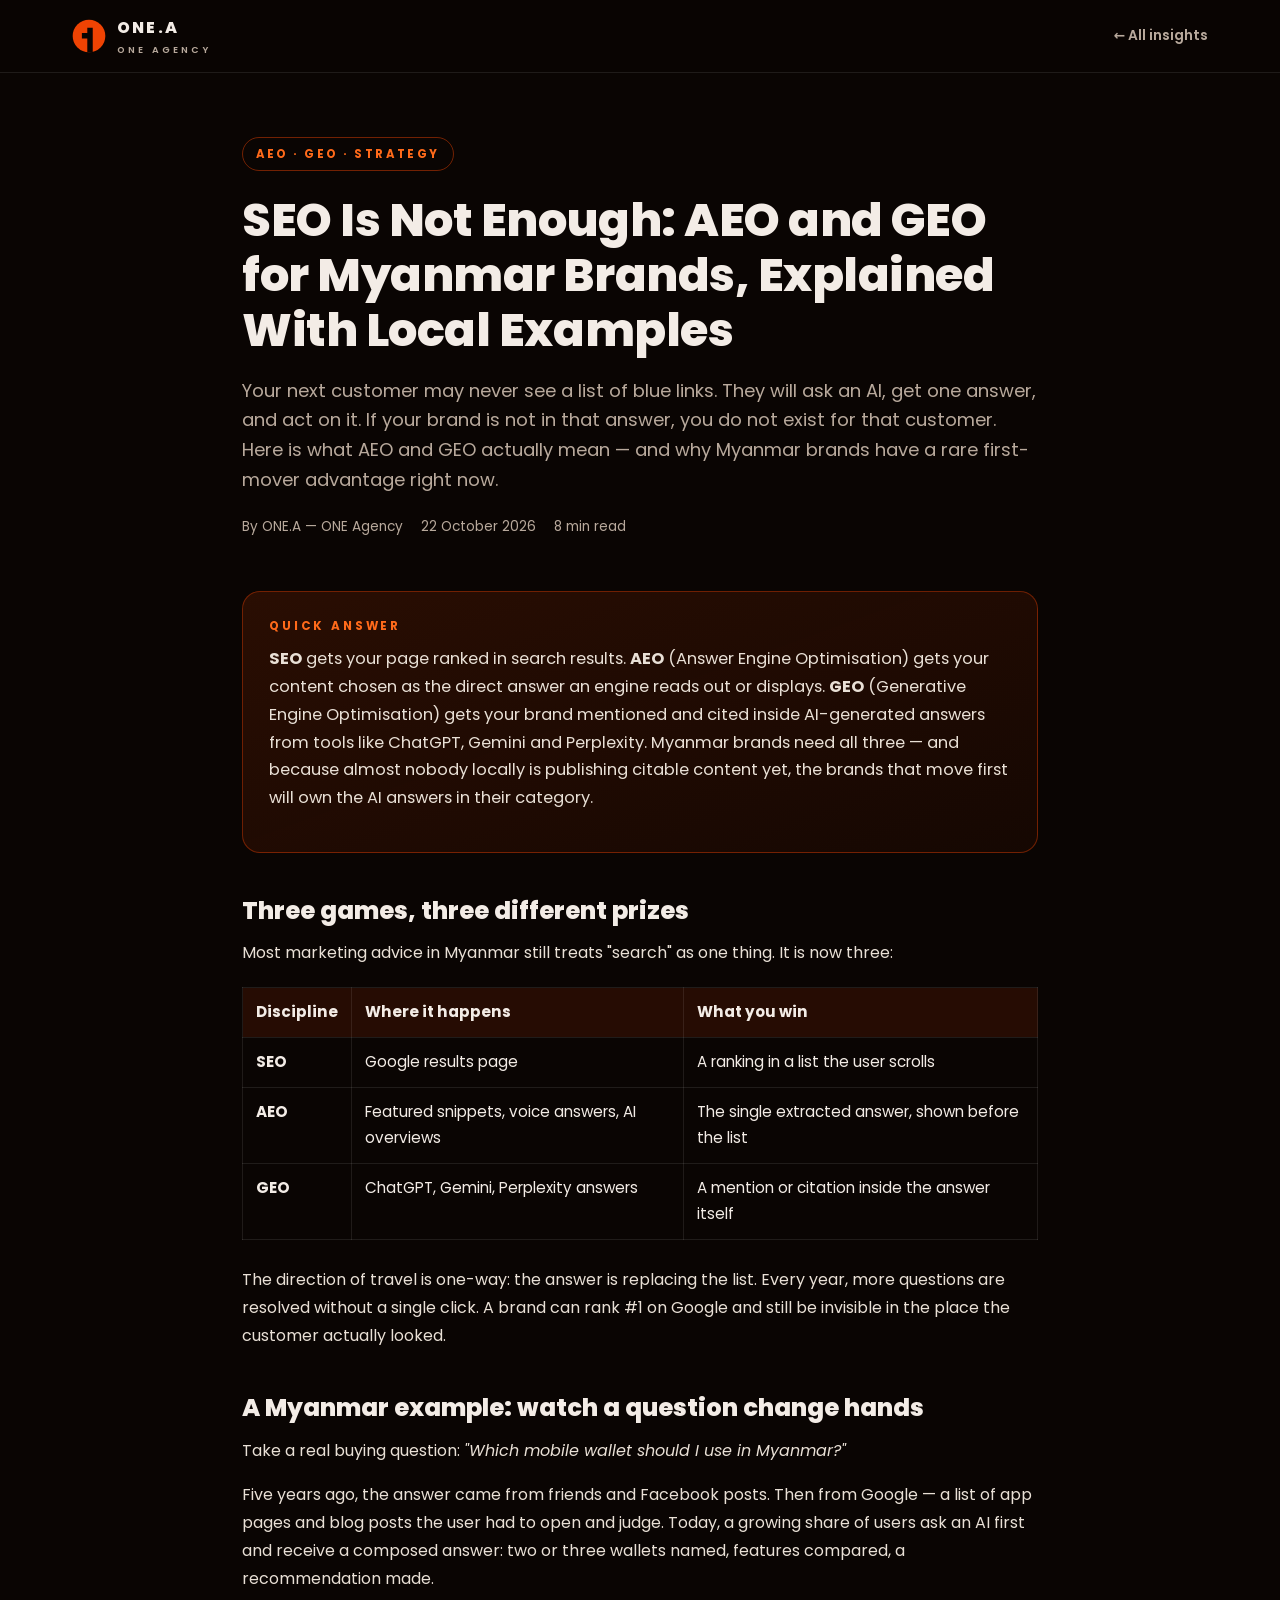
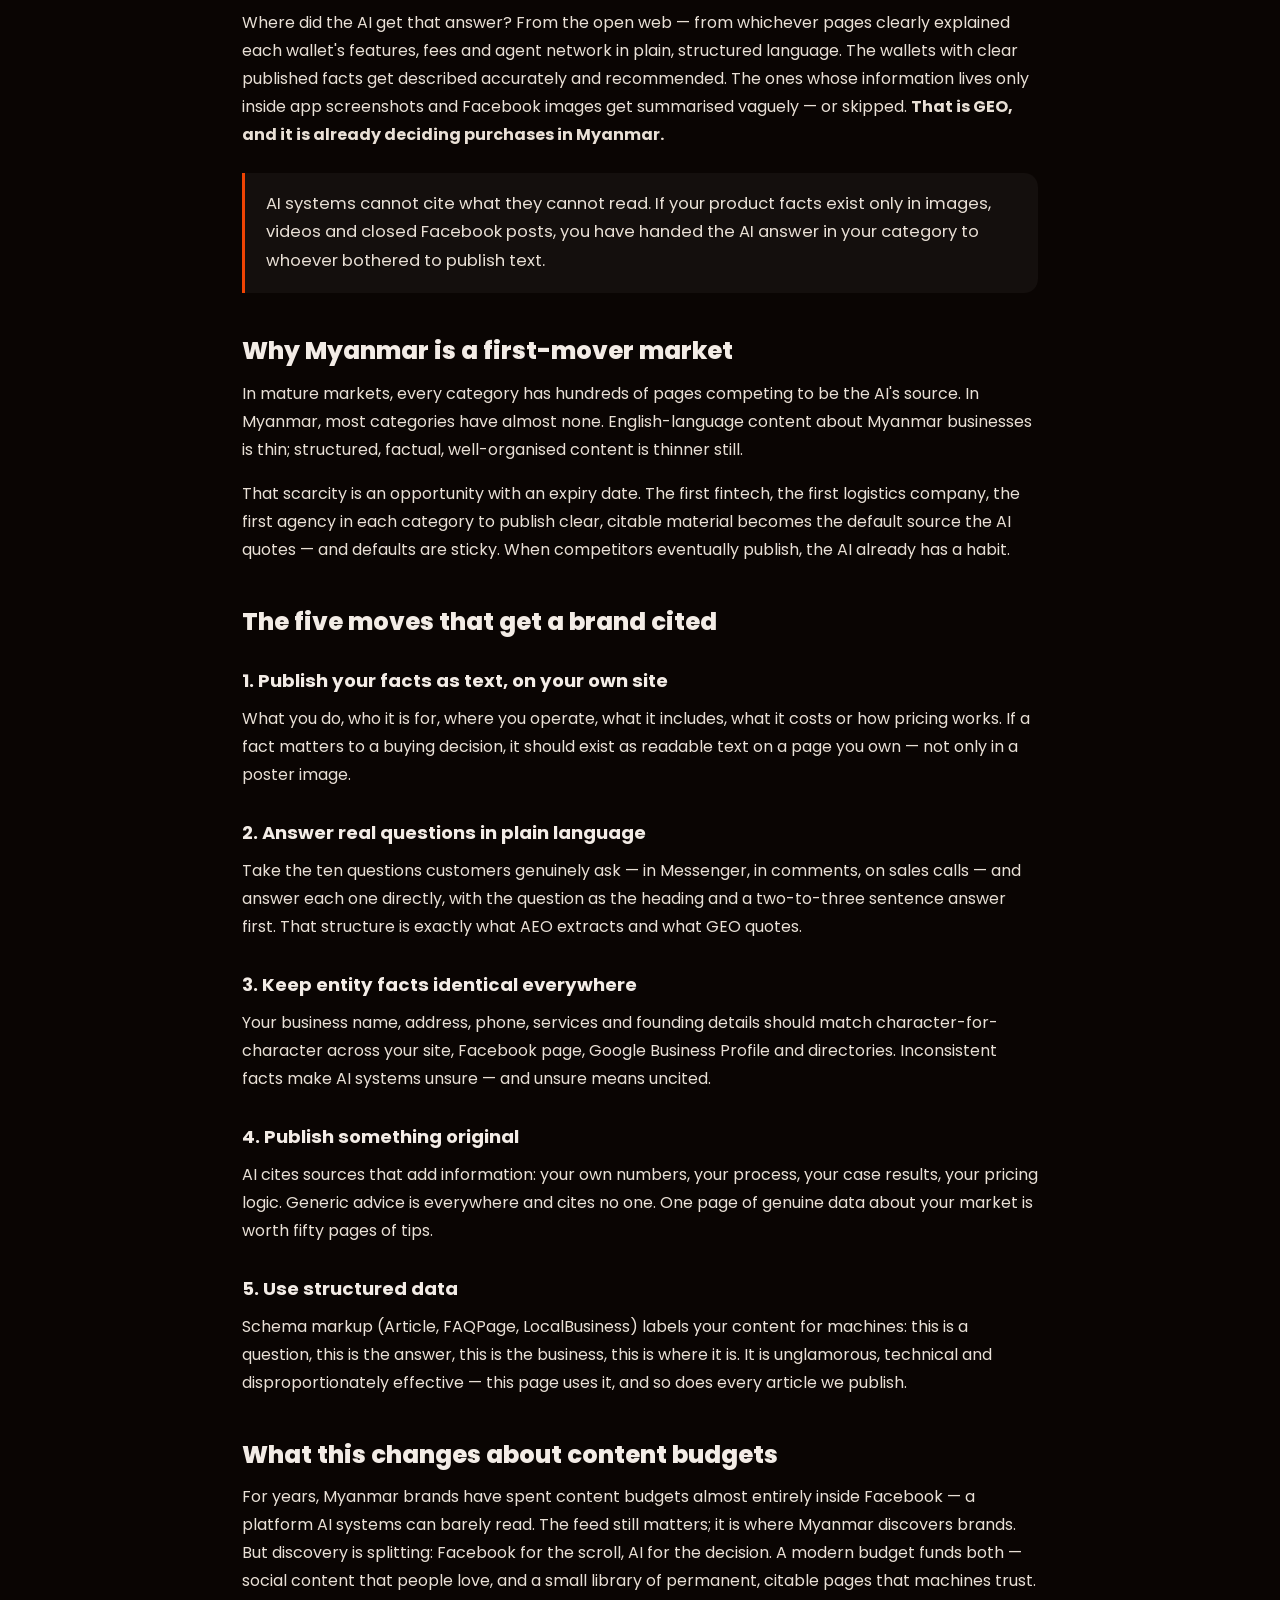
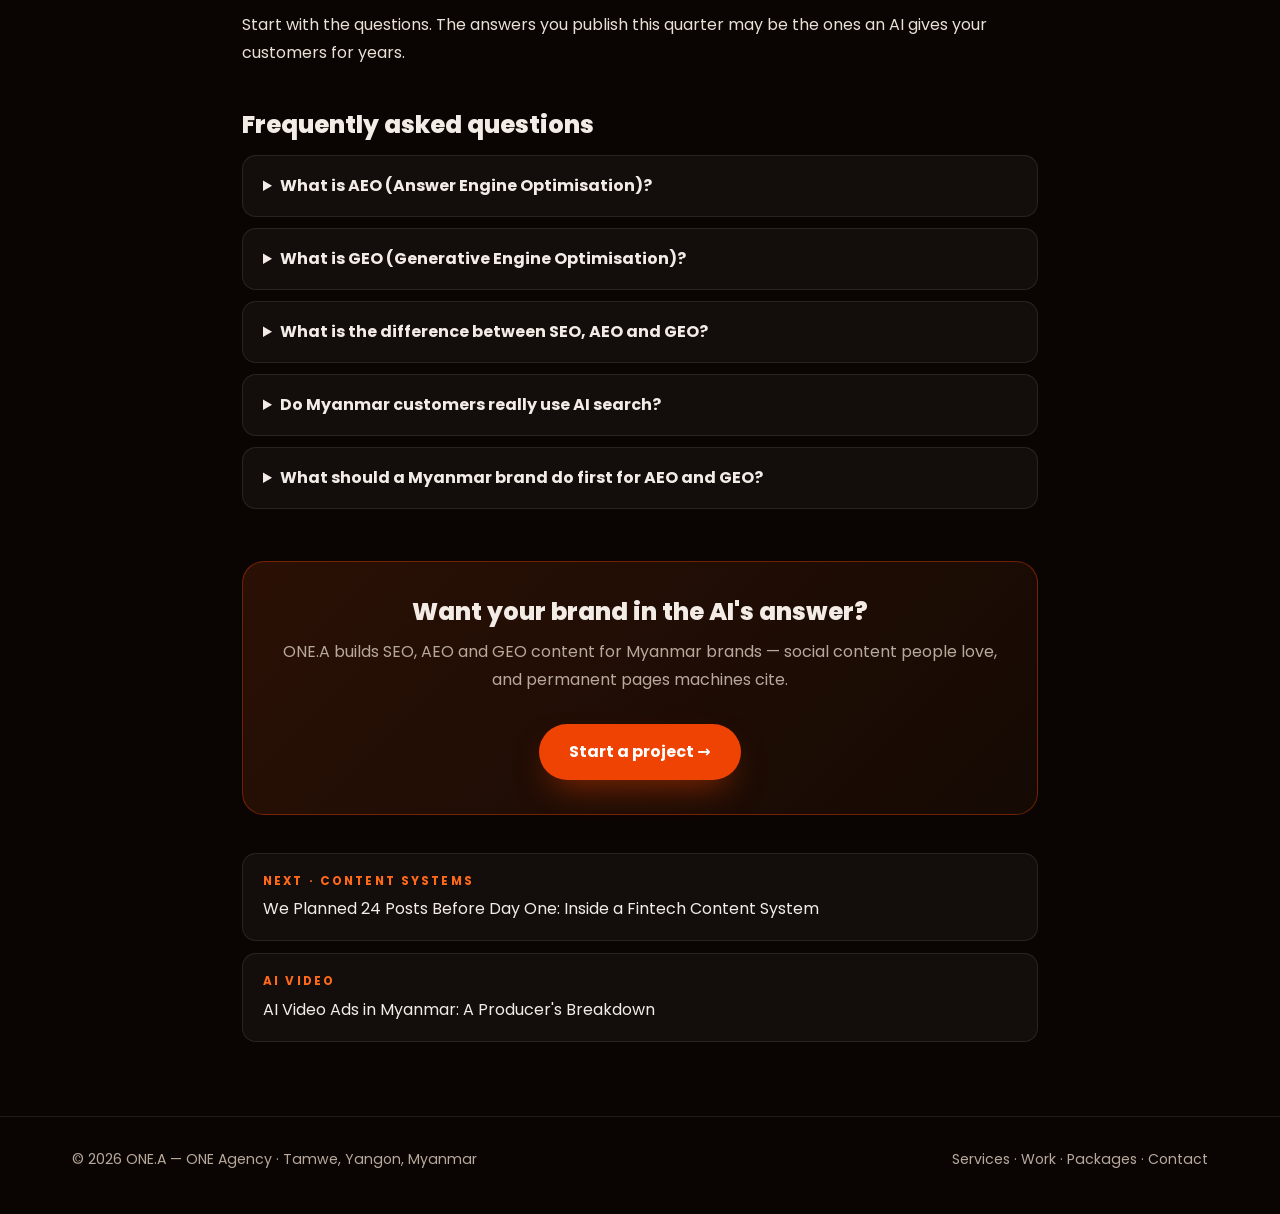
<file: insights/aeo-geo-myanmar-brands/index.html>
<!DOCTYPE html>
<html lang="en">
<head>
<meta charset="UTF-8">
<meta name="viewport" content="width=device-width, initial-scale=1.0">
<title>SEO Is Not Enough: AEO and GEO for Myanmar Brands | ONE.A</title>
<meta name="description" content="Myanmar customers now ask ChatGPT and AI search before they ask Google. AEO (Answer Engine Optimisation) and GEO (Generative Engine Optimisation) explained with local examples — and what your brand should do about it.">
<link rel="canonical" href="https://mookie247.github.io/one-a-website/insights/aeo-geo-myanmar-brands/">
<link rel="icon" type="image/svg+xml" href="../../favicon.svg">
<meta name="theme-color" content="#0d0a07">
<meta property="og:type" content="article">
<meta property="og:site_name" content="ONE.A — ONE Agency">
<meta property="og:title" content="SEO Is Not Enough: AEO and GEO for Myanmar Brands">
<meta property="og:description" content="Your customers are asking AI before Google. What AEO and GEO mean, in Myanmar examples, and the five moves that get your brand cited.">
<meta property="og:url" content="https://mookie247.github.io/one-a-website/insights/aeo-geo-myanmar-brands/">
<meta property="og:image" content="https://mookie247.github.io/one-a-website/og-image.jpg">
<meta name="twitter:card" content="summary_large_image">
<link rel="preconnect" href="https://fonts.googleapis.com">
<link rel="preconnect" href="https://fonts.gstatic.com" crossorigin>
<link href="https://fonts.googleapis.com/css2?family=Poppins:wght@400;500;600;700;800&family=Noto+Sans+Myanmar:wght@400;600;700&display=swap" rel="stylesheet">
<link rel="stylesheet" href="../article.css">
<script type="application/ld+json">
{"@context":"https://schema.org","@type":"Article","headline":"SEO Is Not Enough: AEO and GEO for Myanmar Brands, Explained With Local Examples","description":"Myanmar customers now ask ChatGPT and AI search before they ask Google. AEO and GEO explained with local examples, and what your brand should do about it.","author":{"@type":"Organization","name":"ONE.A — ONE Agency","url":"https://mookie247.github.io/one-a-website/"},"publisher":{"@type":"Organization","name":"ONE.A — ONE Agency","logo":{"@type":"ImageObject","url":"https://mookie247.github.io/one-a-website/apple-touch-icon.png"}},"datePublished":"2026-10-22","dateModified":"2026-10-22","mainEntityOfPage":"https://mookie247.github.io/one-a-website/insights/aeo-geo-myanmar-brands/","image":"https://mookie247.github.io/one-a-website/og-image.jpg"}
</script>
<script type="application/ld+json">
{"@context":"https://schema.org","@type":"FAQPage","mainEntity":[
{"@type":"Question","name":"What is AEO (Answer Engine Optimisation)?","acceptedAnswer":{"@type":"Answer","text":"AEO is optimising your content so answer engines — Google featured snippets, voice assistants and AI chatbots — can lift a direct, correct answer from it. In practice: clear questions as headings, a short direct answer immediately under each one, and structured data that labels the question and answer for machines."}},
{"@type":"Question","name":"What is GEO (Generative Engine Optimisation)?","acceptedAnswer":{"@type":"Answer","text":"GEO is optimising your brand's presence so generative AI systems such as ChatGPT, Gemini and Perplexity mention and cite you in their answers. It rewards original data, clear definitions, named entities and consistent facts about your brand published across the open web."}},
{"@type":"Question","name":"What is the difference between SEO, AEO and GEO?","acceptedAnswer":{"@type":"Answer","text":"SEO wins a ranking in a list of links. AEO wins the single extracted answer shown above the list. GEO wins the mention inside an AI-generated answer, where there may be no list at all. A modern content strategy needs all three: SEO for discovery, AEO for direct answers, GEO for AI citations."}},
{"@type":"Question","name":"Do Myanmar customers really use AI search?","acceptedAnswer":{"@type":"Answer","text":"Increasingly, yes — especially younger, urban customers and anyone researching a considered purchase. Facebook remains Myanmar's discovery platform, but questions like 'which wallet app is best in Myanmar' or 'recommend a marketing agency in Yangon' are now asked to AI tools first, and the AI answers from whatever credible sources exist."}},
{"@type":"Question","name":"What should a Myanmar brand do first for AEO and GEO?","acceptedAnswer":{"@type":"Answer","text":"Publish clear, factual pages about what you do, where you are and what things cost or include; answer the ten questions customers actually ask, in plain language, on your own site; keep your name, address and service facts identical everywhere; and publish original information — your own data, prices, processes — that AI systems can cite."}}
]}
</script>
<script type="application/ld+json">
{"@context":"https://schema.org","@type":"BreadcrumbList","itemListElement":[{"@type":"ListItem","position":1,"name":"Home","item":"https://mookie247.github.io/one-a-website/"},{"@type":"ListItem","position":2,"name":"Insights","item":"https://mookie247.github.io/one-a-website/#insights"},{"@type":"ListItem","position":3,"name":"SEO Is Not Enough: AEO and GEO for Myanmar Brands"}]}
</script>
</head>
<body>
<header class="site"><div class="bar">
  <a class="brand" href="../../"><svg width="34" height="34" viewBox="0 0 100 100" role="img" aria-label="ONE.A logo mark"><circle cx="50" cy="50" r="48" fill="#EF4303"/><path d="M61 98 L61 25.6 L45 25.6 L45 41.4 L29.1 41.4 L29.1 57.3 L45 57.3 L45 98 Z" fill="#0a0503"/></svg><span>ONE.A<small>ONE AGENCY</small></span></a>
  <a class="backlink" href="../../#insights">← All insights</a>
</div></header>

<div class="wrap">
  <div class="hero">
    <span class="cat">AEO · GEO · Strategy</span>
    <h1>SEO Is Not Enough: AEO and GEO for Myanmar Brands, Explained With Local Examples</h1>
    <p class="standfirst">Your next customer may never see a list of blue links. They will ask an AI, get one answer, and act on it. If your brand is not in that answer, you do not exist for that customer. Here is what AEO and GEO actually mean — and why Myanmar brands have a rare first-mover advantage right now.</p>
    <div class="meta"><span>By ONE.A — ONE Agency</span><span>22 October 2026</span><span>8 min read</span></div>
  </div>

  <article>
    <div class="tldr">
      <strong>Quick answer</strong>
      <p><b>SEO</b> gets your page ranked in search results. <b>AEO</b> (Answer Engine Optimisation) gets your content chosen as the direct answer an engine reads out or displays. <b>GEO</b> (Generative Engine Optimisation) gets your brand mentioned and cited inside AI-generated answers from tools like ChatGPT, Gemini and Perplexity. Myanmar brands need all three — and because almost nobody locally is publishing citable content yet, the brands that move first will own the AI answers in their category.</p>
    </div>

    <h2>Three games, three different prizes</h2>
    <p>Most marketing advice in Myanmar still treats "search" as one thing. It is now three:</p>
    <table>
      <tr><th>Discipline</th><th>Where it happens</th><th>What you win</th></tr>
      <tr><td><b>SEO</b></td><td>Google results page</td><td>A ranking in a list the user scrolls</td></tr>
      <tr><td><b>AEO</b></td><td>Featured snippets, voice answers, AI overviews</td><td>The single extracted answer, shown before the list</td></tr>
      <tr><td><b>GEO</b></td><td>ChatGPT, Gemini, Perplexity answers</td><td>A mention or citation inside the answer itself</td></tr>
    </table>
    <p>The direction of travel is one-way: the answer is replacing the list. Every year, more questions are resolved without a single click. A brand can rank #1 on Google and still be invisible in the place the customer actually looked.</p>

    <h2>A Myanmar example: watch a question change hands</h2>
    <p>Take a real buying question: <i>"Which mobile wallet should I use in Myanmar?"</i></p>
    <p>Five years ago, the answer came from friends and Facebook posts. Then from Google — a list of app pages and blog posts the user had to open and judge. Today, a growing share of users ask an AI first and receive a composed answer: two or three wallets named, features compared, a recommendation made.</p>
    <p>Where did the AI get that answer? From the open web — from whichever pages clearly explained each wallet's features, fees and agent network in plain, structured language. The wallets with clear published facts get described accurately and recommended. The ones whose information lives only inside app screenshots and Facebook images get summarised vaguely — or skipped. <b>That is GEO, and it is already deciding purchases in Myanmar.</b></p>
    <div class="callout"><p>AI systems cannot cite what they cannot read. If your product facts exist only in images, videos and closed Facebook posts, you have handed the AI answer in your category to whoever bothered to publish text.</p></div>

    <h2>Why Myanmar is a first-mover market</h2>
    <p>In mature markets, every category has hundreds of pages competing to be the AI's source. In Myanmar, most categories have almost none. English-language content about Myanmar businesses is thin; structured, factual, well-organised content is thinner still.</p>
    <p>That scarcity is an opportunity with an expiry date. The first fintech, the first logistics company, the first agency in each category to publish clear, citable material becomes the default source the AI quotes — and defaults are sticky. When competitors eventually publish, the AI already has a habit.</p>

    <h2>The five moves that get a brand cited</h2>
    <h3>1. Publish your facts as text, on your own site</h3>
    <p>What you do, who it is for, where you operate, what it includes, what it costs or how pricing works. If a fact matters to a buying decision, it should exist as readable text on a page you own — not only in a poster image.</p>
    <h3>2. Answer real questions in plain language</h3>
    <p>Take the ten questions customers genuinely ask — in Messenger, in comments, on sales calls — and answer each one directly, with the question as the heading and a two-to-three sentence answer first. That structure is exactly what AEO extracts and what GEO quotes.</p>
    <h3>3. Keep entity facts identical everywhere</h3>
    <p>Your business name, address, phone, services and founding details should match character-for-character across your site, Facebook page, Google Business Profile and directories. Inconsistent facts make AI systems unsure — and unsure means uncited.</p>
    <h3>4. Publish something original</h3>
    <p>AI cites sources that add information: your own numbers, your process, your case results, your pricing logic. Generic advice is everywhere and cites no one. One page of genuine data about your market is worth fifty pages of tips.</p>
    <h3>5. Use structured data</h3>
    <p>Schema markup (Article, FAQPage, LocalBusiness) labels your content for machines: this is a question, this is the answer, this is the business, this is where it is. It is unglamorous, technical and disproportionately effective — this page uses it, and so does every article we publish.</p>

    <h2>What this changes about content budgets</h2>
    <p>For years, Myanmar brands have spent content budgets almost entirely inside Facebook — a platform AI systems can barely read. The feed still matters; it is where Myanmar discovers brands. But discovery is splitting: Facebook for the scroll, AI for the decision. A modern budget funds both — social content that people love, and a small library of permanent, citable pages that machines trust.</p>
    <p>Start with the questions. The answers you publish this quarter may be the ones an AI gives your customers for years.</p>
    <h2>Frequently asked questions</h2>
    <div class="faq">
      <details><summary>What is AEO (Answer Engine Optimisation)?</summary><p>AEO is optimising your content so answer engines — Google featured snippets, voice assistants and AI chatbots — can lift a direct, correct answer from it. In practice: clear questions as headings, a short direct answer immediately under each one, and structured data that labels the question and answer for machines.</p></details>
      <details><summary>What is GEO (Generative Engine Optimisation)?</summary><p>GEO is optimising your brand's presence so generative AI systems such as ChatGPT, Gemini and Perplexity mention and cite you in their answers. It rewards original data, clear definitions, named entities and consistent facts about your brand published across the open web.</p></details>
      <details><summary>What is the difference between SEO, AEO and GEO?</summary><p>SEO wins a ranking in a list of links. AEO wins the single extracted answer shown above the list. GEO wins the mention inside an AI-generated answer, where there may be no list at all. A modern content strategy needs all three: SEO for discovery, AEO for direct answers, GEO for AI citations.</p></details>
      <details><summary>Do Myanmar customers really use AI search?</summary><p>Increasingly, yes — especially younger, urban customers and anyone researching a considered purchase. Facebook remains Myanmar's discovery platform, but questions like "which wallet app is best in Myanmar" or "recommend a marketing agency in Yangon" are now asked to AI tools first, and the AI answers from whatever credible sources exist.</p></details>
      <details><summary>What should a Myanmar brand do first for AEO and GEO?</summary><p>Publish clear, factual pages about what you do, where you are and what things cost or include; answer the ten questions customers actually ask, in plain language, on your own site; keep your name, address and service facts identical everywhere; and publish original information — your own data, prices, processes — that AI systems can cite.</p></details>
    </div>

    <div class="cta">
      <h2>Want your brand in the AI's answer?</h2>
      <p>ONE.A builds SEO, AEO and GEO content for Myanmar brands — social content people love, and permanent pages machines cite.</p>
      <a class="btn" href="../../#contact">Start a project →</a>
    </div>

    <div class="more">
      <a href="../fintech-content-system-24-posts/"><span>Next · Content Systems</span>We Planned 24 Posts Before Day One: Inside a Fintech Content System</a>
      <a href="../ai-video-ads-myanmar-producers-breakdown/"><span>AI Video</span>AI Video Ads in Myanmar: A Producer's Breakdown</a>
    </div>
  </article>
</div>
<footer class="site"><div class="wrap"><span>&copy; 2026 ONE.A &mdash; ONE Agency &middot; Tamwe, Yangon, Myanmar</span><span><a href="../../#services">Services</a> &middot; <a href="../../#work">Work</a> &middot; <a href="../../#packages">Packages</a> &middot; <a href="../../#contact">Contact</a></span></div></footer>
</body>
</html>
</file>
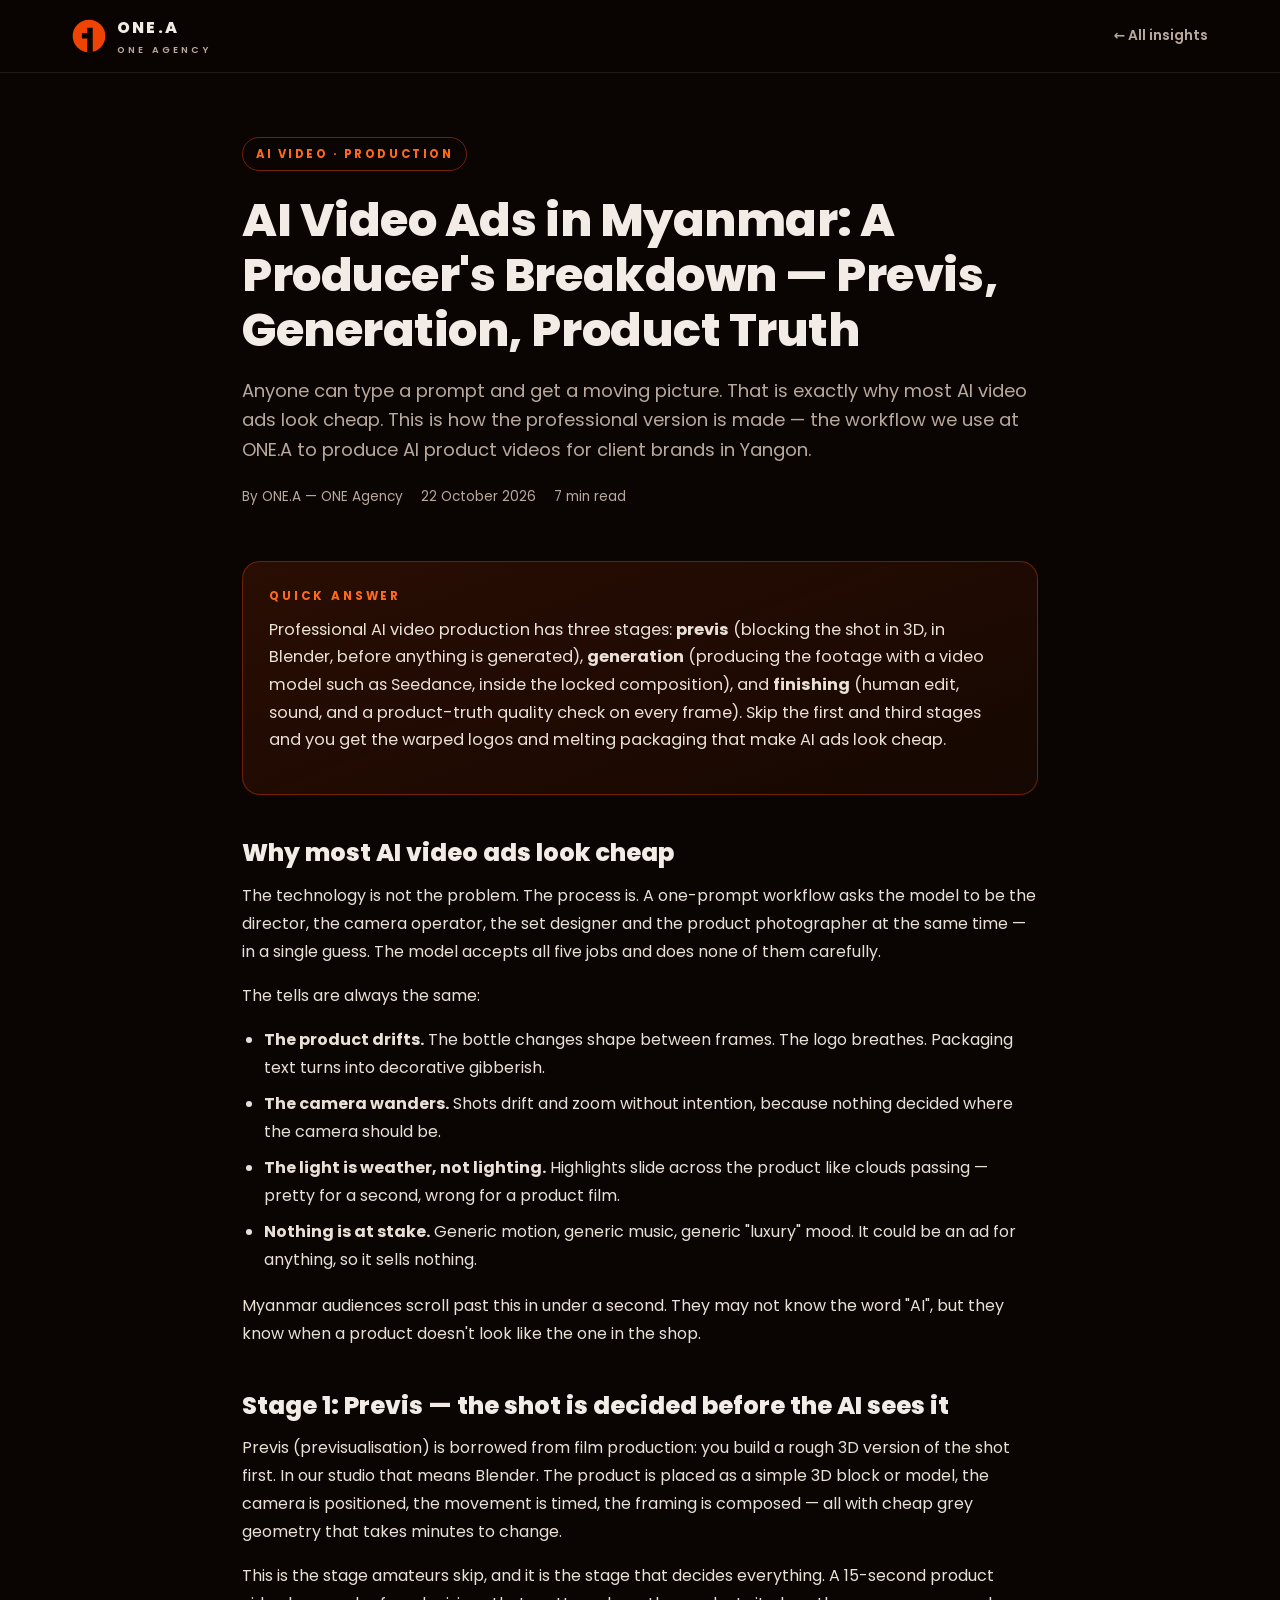
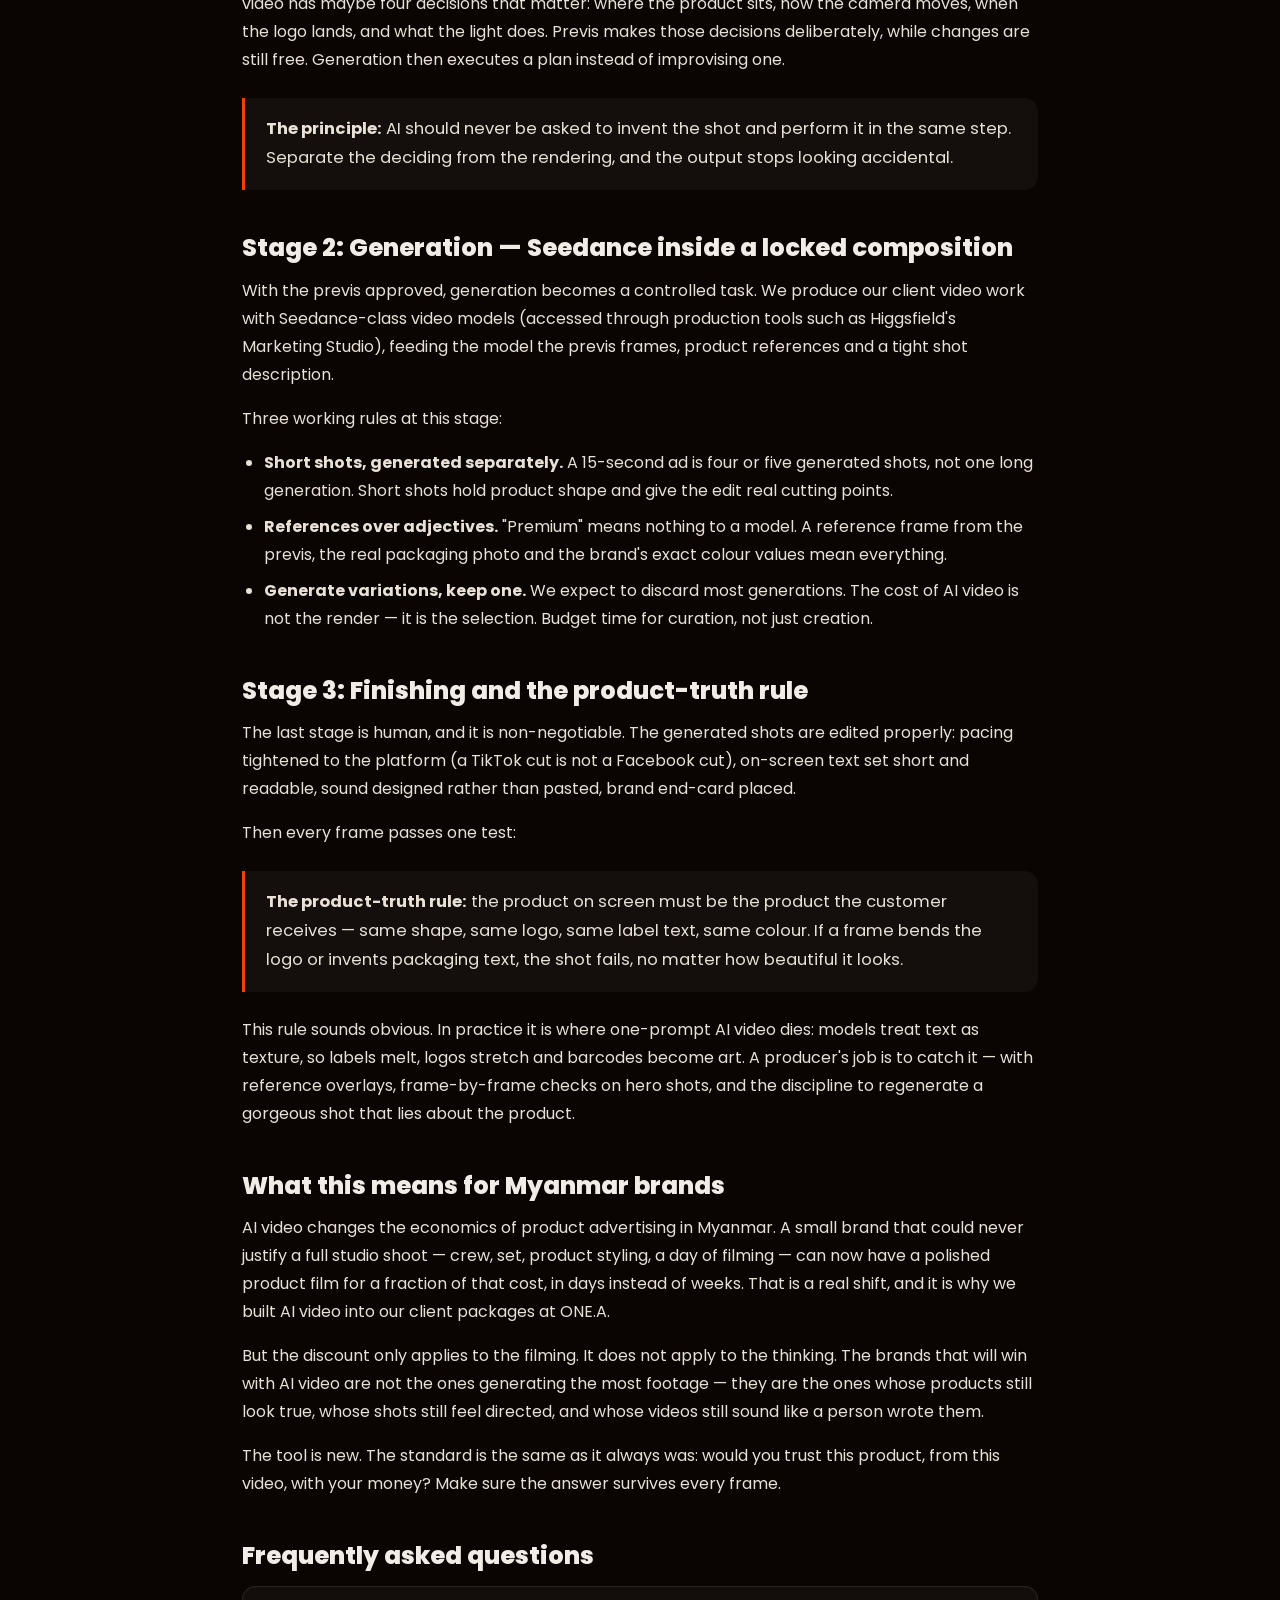
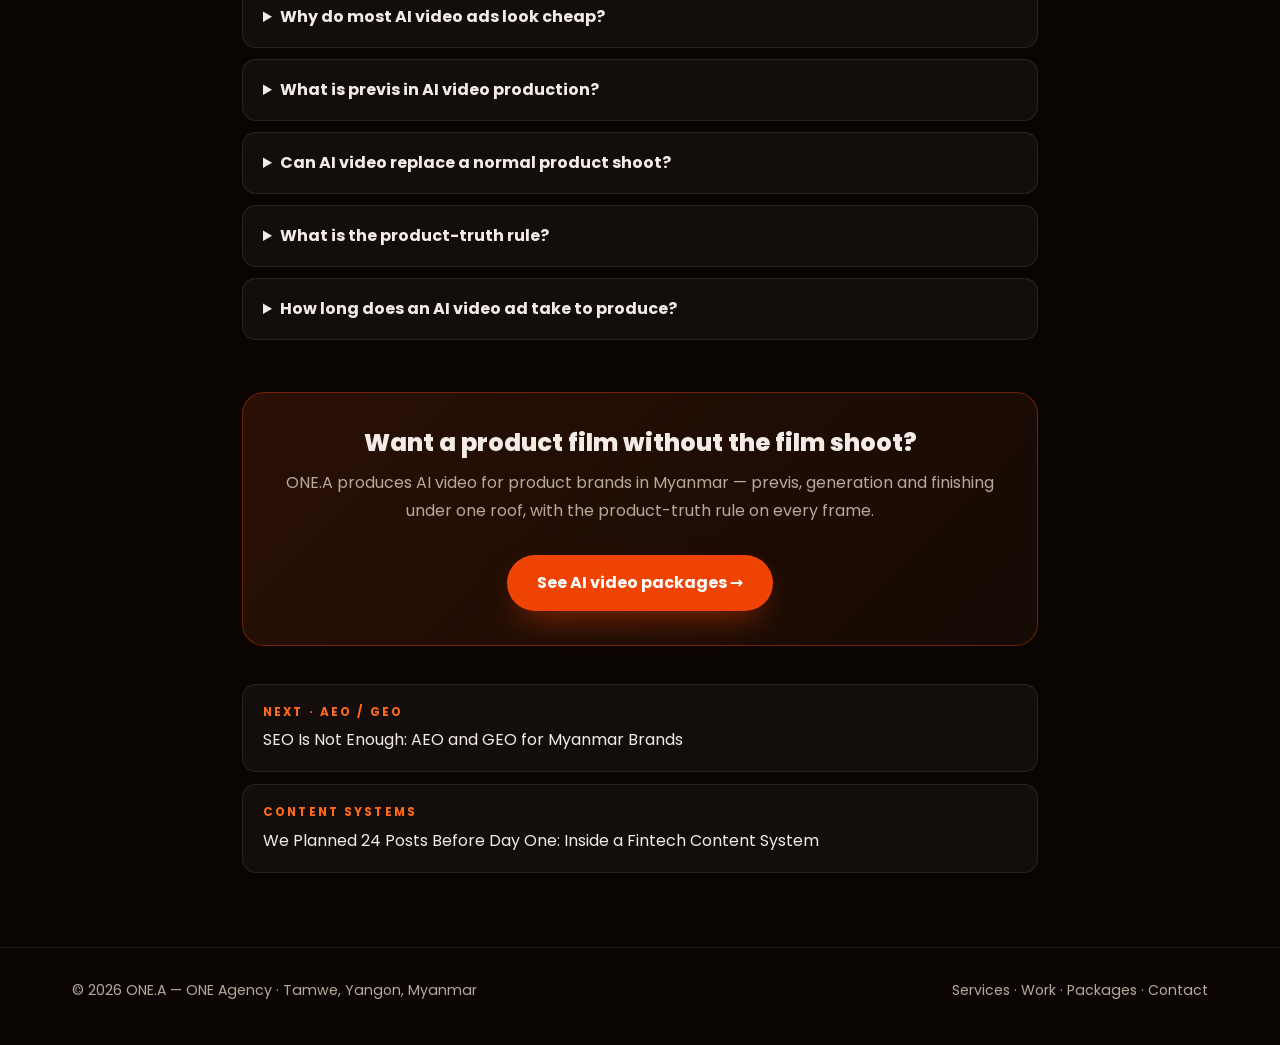
<file: insights/ai-video-ads-myanmar-producers-breakdown/index.html>
<!DOCTYPE html>
<html lang="en">
<head>
<meta charset="UTF-8">
<meta name="viewport" content="width=device-width, initial-scale=1.0">
<title>AI Video Ads in Myanmar: A Producer's Breakdown — Previs, Generation, Product Truth | ONE.A</title>
<meta name="description" content="How professional AI video ads are actually made in Myanmar: Blender previs, Seedance generation, and the product-truth rule that separates ads that sell from ads that look cheap. A producer's breakdown from ONE.A, Yangon.">
<link rel="canonical" href="https://mookie247.github.io/one-a-website/insights/ai-video-ads-myanmar-producers-breakdown/">
<link rel="icon" type="image/svg+xml" href="../../favicon.svg">
<meta name="theme-color" content="#0d0a07">
<meta property="og:type" content="article">
<meta property="og:site_name" content="ONE.A — ONE Agency">
<meta property="og:title" content="AI Video Ads in Myanmar: A Producer's Breakdown">
<meta property="og:description" content="Previs, generation, product truth — how professional AI video ads are made in Myanmar, and why most of them look cheap.">
<meta property="og:url" content="https://mookie247.github.io/one-a-website/insights/ai-video-ads-myanmar-producers-breakdown/">
<meta property="og:image" content="https://mookie247.github.io/one-a-website/og-image.jpg">
<meta name="twitter:card" content="summary_large_image">
<link rel="preconnect" href="https://fonts.googleapis.com">
<link rel="preconnect" href="https://fonts.gstatic.com" crossorigin>
<link href="https://fonts.googleapis.com/css2?family=Poppins:wght@400;500;600;700;800&family=Noto+Sans+Myanmar:wght@400;600;700&display=swap" rel="stylesheet">
<link rel="stylesheet" href="../article.css">
<script type="application/ld+json">
{"@context":"https://schema.org","@type":"Article","headline":"AI Video Ads in Myanmar: A Producer's Breakdown — Previs, Generation, Product Truth","description":"How professional AI video ads are actually made in Myanmar: Blender previs, Seedance generation, and the product-truth rule that separates ads that sell from ads that look cheap.","author":{"@type":"Organization","name":"ONE.A — ONE Agency","url":"https://mookie247.github.io/one-a-website/"},"publisher":{"@type":"Organization","name":"ONE.A — ONE Agency","logo":{"@type":"ImageObject","url":"https://mookie247.github.io/one-a-website/apple-touch-icon.png"}},"datePublished":"2026-10-22","dateModified":"2026-10-22","mainEntityOfPage":"https://mookie247.github.io/one-a-website/insights/ai-video-ads-myanmar-producers-breakdown/","image":"https://mookie247.github.io/one-a-website/og-image.jpg"}
</script>
<script type="application/ld+json">
{"@context":"https://schema.org","@type":"FAQPage","mainEntity":[
{"@type":"Question","name":"Why do most AI video ads look cheap?","acceptedAnswer":{"@type":"Answer","text":"Because they are generated in one step from a text prompt. Without previs, the model invents the camera, the lighting and the product itself — so logos warp, packaging text melts, and hands and reflections behave strangely. Professional AI video is planned like a shoot: blocked in 3D first, generated second, finished by a human editor."}},
{"@type":"Question","name":"What is previs in AI video production?","acceptedAnswer":{"@type":"Answer","text":"Previs (previsualisation) means building the shot in 3D software such as Blender before generating anything: camera angle, product position, movement and timing are locked first. The AI model then generates inside a composition that already works, instead of improvising one."}},
{"@type":"Question","name":"Can AI video replace a normal product shoot?","acceptedAnswer":{"@type":"Answer","text":"For many product ads, yes — especially clean studio-style product films, motion posters and short social ads. It does not replace everything: real people, real locations, food texture and live events still shoot better on camera. The strongest work often mixes both."}},
{"@type":"Question","name":"What is the product-truth rule?","acceptedAnswer":{"@type":"Answer","text":"The product on screen must be the product the customer receives — same shape, same logo, same label text, same colour. If any frame bends the logo or invents packaging text, the shot fails quality control, no matter how beautiful it looks."}},
{"@type":"Question","name":"How long does an AI video ad take to produce?","acceptedAnswer":{"@type":"Answer","text":"A single polished product video typically takes days, not weeks, once the product references are ready — previs, generation, edit and sound are all faster than a physical shoot. Complex multi-shot campaigns take longer, mainly because of quality control on every frame."}}
]}
</script>
<script type="application/ld+json">
{"@context":"https://schema.org","@type":"BreadcrumbList","itemListElement":[{"@type":"ListItem","position":1,"name":"Home","item":"https://mookie247.github.io/one-a-website/"},{"@type":"ListItem","position":2,"name":"Insights","item":"https://mookie247.github.io/one-a-website/#insights"},{"@type":"ListItem","position":3,"name":"AI Video Ads in Myanmar: A Producer's Breakdown"}]}
</script>
</head>
<body>
<header class="site"><div class="bar">
  <a class="brand" href="../../"><svg width="34" height="34" viewBox="0 0 100 100" role="img" aria-label="ONE.A logo mark"><circle cx="50" cy="50" r="48" fill="#EF4303"/><path d="M61 98 L61 25.6 L45 25.6 L45 41.4 L29.1 41.4 L29.1 57.3 L45 57.3 L45 98 Z" fill="#0a0503"/></svg><span>ONE.A<small>ONE AGENCY</small></span></a>
  <a class="backlink" href="../../#insights">← All insights</a>
</div></header>

<div class="wrap">
  <div class="hero">
    <span class="cat">AI Video · Production</span>
    <h1>AI Video Ads in Myanmar: A Producer's Breakdown — Previs, Generation, Product Truth</h1>
    <p class="standfirst">Anyone can type a prompt and get a moving picture. That is exactly why most AI video ads look cheap. This is how the professional version is made — the workflow we use at ONE.A to produce AI product videos for client brands in Yangon.</p>
    <div class="meta"><span>By ONE.A — ONE Agency</span><span>22 October 2026</span><span>7 min read</span></div>
  </div>

  <article>
    <div class="tldr">
      <strong>Quick answer</strong>
      <p>Professional AI video production has three stages: <b>previs</b> (blocking the shot in 3D, in Blender, before anything is generated), <b>generation</b> (producing the footage with a video model such as Seedance, inside the locked composition), and <b>finishing</b> (human edit, sound, and a product-truth quality check on every frame). Skip the first and third stages and you get the warped logos and melting packaging that make AI ads look cheap.</p>
    </div>

    <h2>Why most AI video ads look cheap</h2>
    <p>The technology is not the problem. The process is. A one-prompt workflow asks the model to be the director, the camera operator, the set designer and the product photographer at the same time — in a single guess. The model accepts all five jobs and does none of them carefully.</p>
    <p>The tells are always the same:</p>
    <ul>
      <li><b>The product drifts.</b> The bottle changes shape between frames. The logo breathes. Packaging text turns into decorative gibberish.</li>
      <li><b>The camera wanders.</b> Shots drift and zoom without intention, because nothing decided where the camera should be.</li>
      <li><b>The light is weather, not lighting.</b> Highlights slide across the product like clouds passing — pretty for a second, wrong for a product film.</li>
      <li><b>Nothing is at stake.</b> Generic motion, generic music, generic "luxury" mood. It could be an ad for anything, so it sells nothing.</li>
    </ul>
    <p>Myanmar audiences scroll past this in under a second. They may not know the word "AI", but they know when a product doesn't look like the one in the shop.</p>

    <h2>Stage 1: Previs — the shot is decided before the AI sees it</h2>
    <p>Previs (previsualisation) is borrowed from film production: you build a rough 3D version of the shot first. In our studio that means Blender. The product is placed as a simple 3D block or model, the camera is positioned, the movement is timed, the framing is composed — all with cheap grey geometry that takes minutes to change.</p>
    <p>This is the stage amateurs skip, and it is the stage that decides everything. A 15-second product video has maybe four decisions that matter: where the product sits, how the camera moves, when the logo lands, and what the light does. Previs makes those decisions deliberately, while changes are still free. Generation then executes a plan instead of improvising one.</p>
    <div class="callout"><p><b>The principle:</b> AI should never be asked to invent the shot and perform it in the same step. Separate the deciding from the rendering, and the output stops looking accidental.</p></div>

    <h2>Stage 2: Generation — Seedance inside a locked composition</h2>
    <p>With the previs approved, generation becomes a controlled task. We produce our client video work with Seedance-class video models (accessed through production tools such as Higgsfield's Marketing Studio), feeding the model the previs frames, product references and a tight shot description.</p>
    <p>Three working rules at this stage:</p>
    <ul>
      <li><b>Short shots, generated separately.</b> A 15-second ad is four or five generated shots, not one long generation. Short shots hold product shape and give the edit real cutting points.</li>
      <li><b>References over adjectives.</b> "Premium" means nothing to a model. A reference frame from the previs, the real packaging photo and the brand's exact colour values mean everything.</li>
      <li><b>Generate variations, keep one.</b> We expect to discard most generations. The cost of AI video is not the render — it is the selection. Budget time for curation, not just creation.</li>
    </ul>

    <h2>Stage 3: Finishing and the product-truth rule</h2>
    <p>The last stage is human, and it is non-negotiable. The generated shots are edited properly: pacing tightened to the platform (a TikTok cut is not a Facebook cut), on-screen text set short and readable, sound designed rather than pasted, brand end-card placed.</p>
    <p>Then every frame passes one test:</p>
    <div class="callout"><p><b>The product-truth rule:</b> the product on screen must be the product the customer receives — same shape, same logo, same label text, same colour. If a frame bends the logo or invents packaging text, the shot fails, no matter how beautiful it looks.</p></div>
    <p>This rule sounds obvious. In practice it is where one-prompt AI video dies: models treat text as texture, so labels melt, logos stretch and barcodes become art. A producer's job is to catch it — with reference overlays, frame-by-frame checks on hero shots, and the discipline to regenerate a gorgeous shot that lies about the product.</p>

    <h2>What this means for Myanmar brands</h2>
    <p>AI video changes the economics of product advertising in Myanmar. A small brand that could never justify a full studio shoot — crew, set, product styling, a day of filming — can now have a polished product film for a fraction of that cost, in days instead of weeks. That is a real shift, and it is why we built AI video into our client packages at ONE.A.</p>
    <p>But the discount only applies to the filming. It does not apply to the thinking. The brands that will win with AI video are not the ones generating the most footage — they are the ones whose products still look true, whose shots still feel directed, and whose videos still sound like a person wrote them.</p>
    <p>The tool is new. The standard is the same as it always was: would you trust this product, from this video, with your money? Make sure the answer survives every frame.</p>
    <h2>Frequently asked questions</h2>
    <div class="faq">
      <details><summary>Why do most AI video ads look cheap?</summary><p>Because they are generated in one step from a text prompt. Without previs, the model invents the camera, the lighting and the product itself — so logos warp, packaging text melts, and hands and reflections behave strangely. Professional AI video is planned like a shoot: blocked in 3D first, generated second, finished by a human editor.</p></details>
      <details><summary>What is previs in AI video production?</summary><p>Previs (previsualisation) means building the shot in 3D software such as Blender before generating anything: camera angle, product position, movement and timing are locked first. The AI model then generates inside a composition that already works, instead of improvising one.</p></details>
      <details><summary>Can AI video replace a normal product shoot?</summary><p>For many product ads, yes — especially clean studio-style product films, motion posters and short social ads. It does not replace everything: real people, real locations, food texture and live events still shoot better on camera. The strongest work often mixes both.</p></details>
      <details><summary>What is the product-truth rule?</summary><p>The product on screen must be the product the customer receives — same shape, same logo, same label text, same colour. If any frame bends the logo or invents packaging text, the shot fails quality control, no matter how beautiful it looks.</p></details>
      <details><summary>How long does an AI video ad take to produce?</summary><p>A single polished product video typically takes days, not weeks, once the product references are ready — previs, generation, edit and sound are all faster than a physical shoot. Complex multi-shot campaigns take longer, mainly because of quality control on every frame.</p></details>
    </div>

    <div class="cta">
      <h2>Want a product film without the film shoot?</h2>
      <p>ONE.A produces AI video for product brands in Myanmar — previs, generation and finishing under one roof, with the product-truth rule on every frame.</p>
      <a class="btn" href="../../#packages">See AI video packages →</a>
    </div>

    <div class="more">
      <a href="../aeo-geo-myanmar-brands/"><span>Next · AEO / GEO</span>SEO Is Not Enough: AEO and GEO for Myanmar Brands</a>
      <a href="../fintech-content-system-24-posts/"><span>Content Systems</span>We Planned 24 Posts Before Day One: Inside a Fintech Content System</a>
    </div>
  </article>
</div>
<footer class="site"><div class="wrap"><span>&copy; 2026 ONE.A &mdash; ONE Agency &middot; Tamwe, Yangon, Myanmar</span><span><a href="../../#services">Services</a> &middot; <a href="../../#work">Work</a> &middot; <a href="../../#packages">Packages</a> &middot; <a href="../../#contact">Contact</a></span></div></footer>
</body>
</html>
</file>
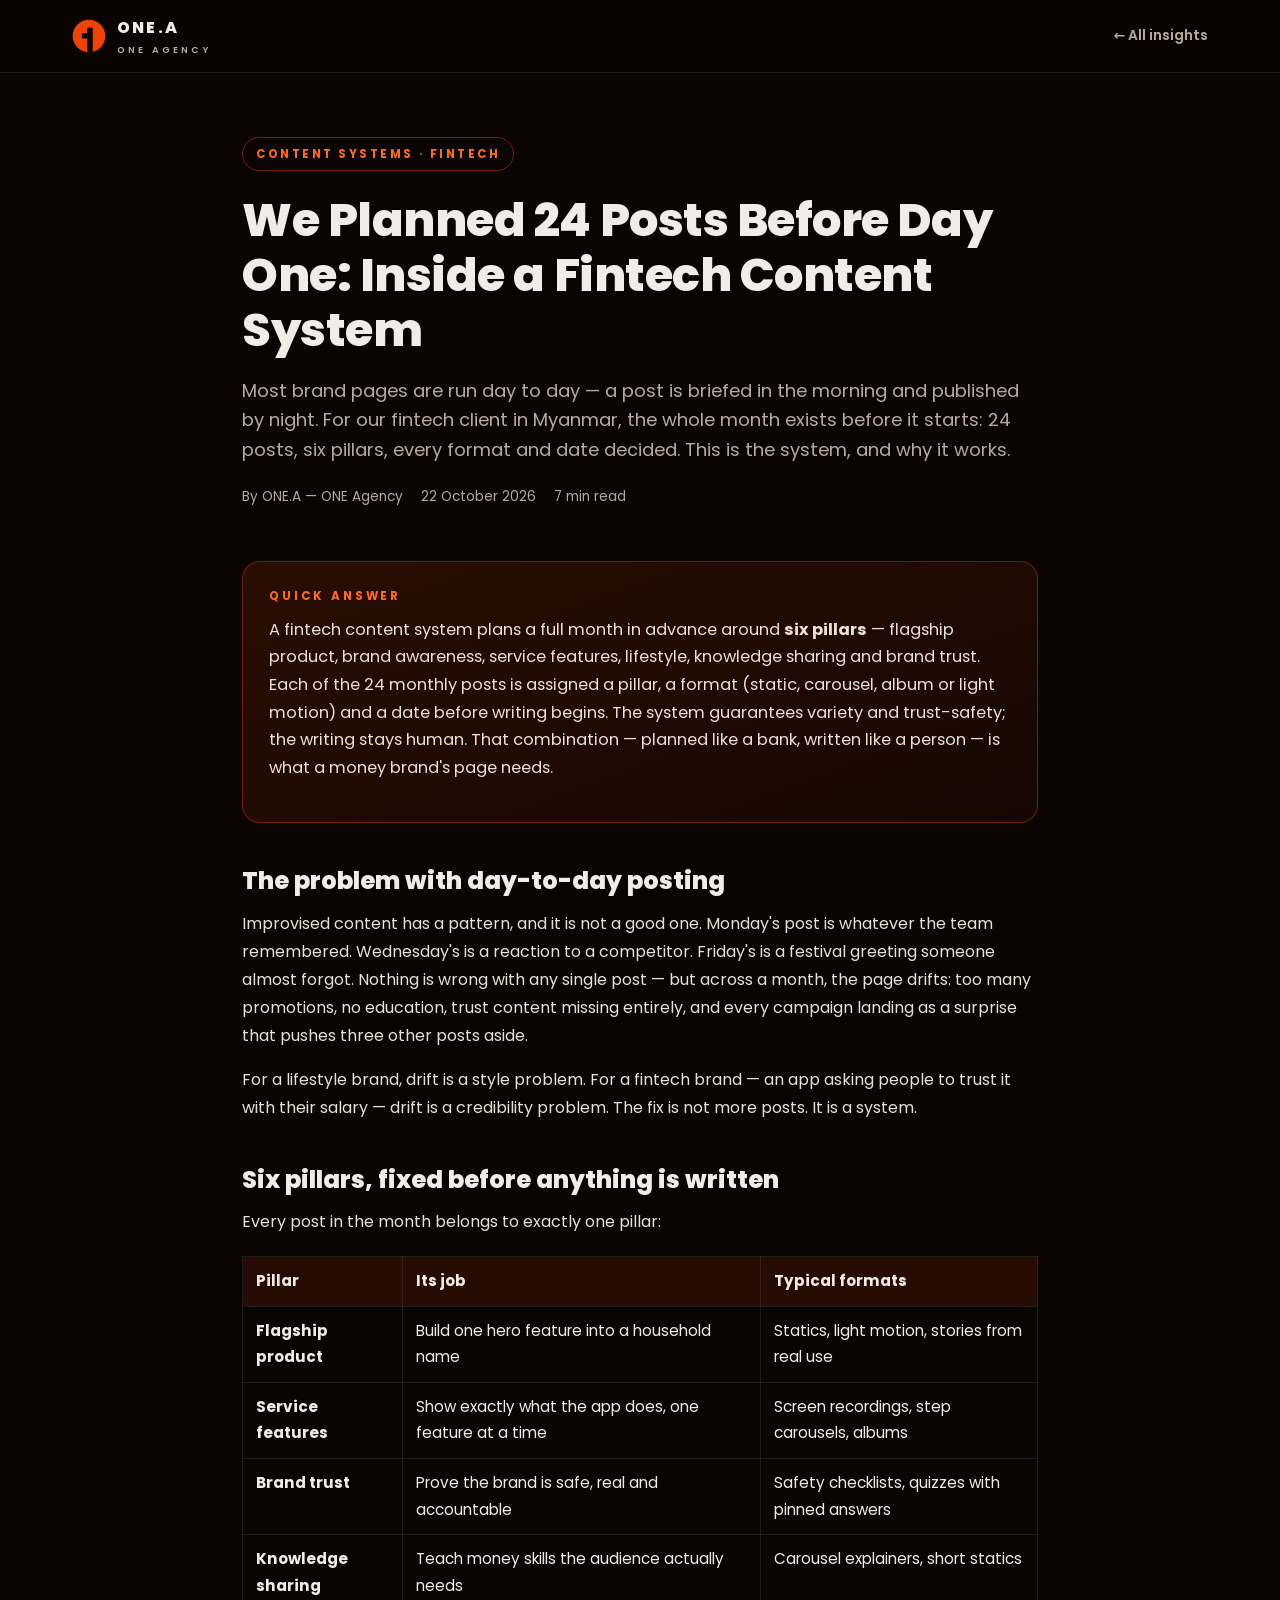
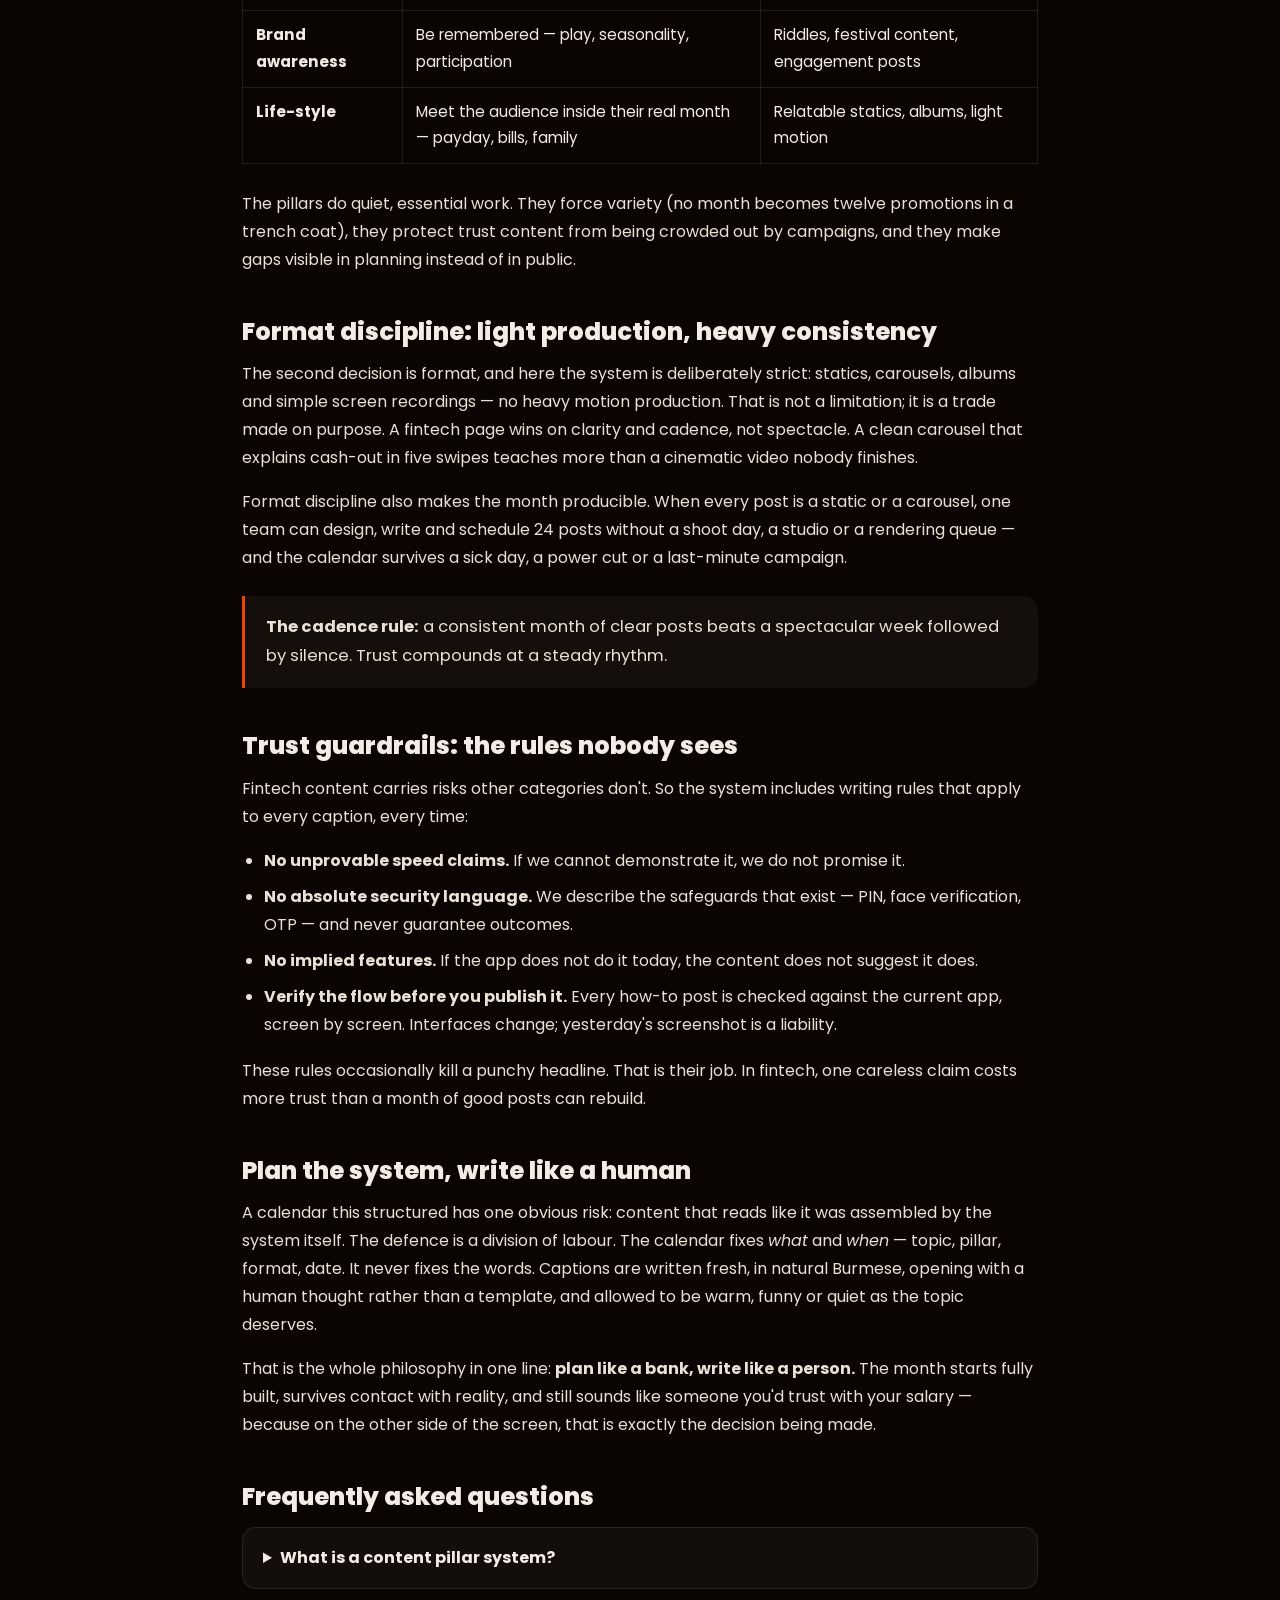
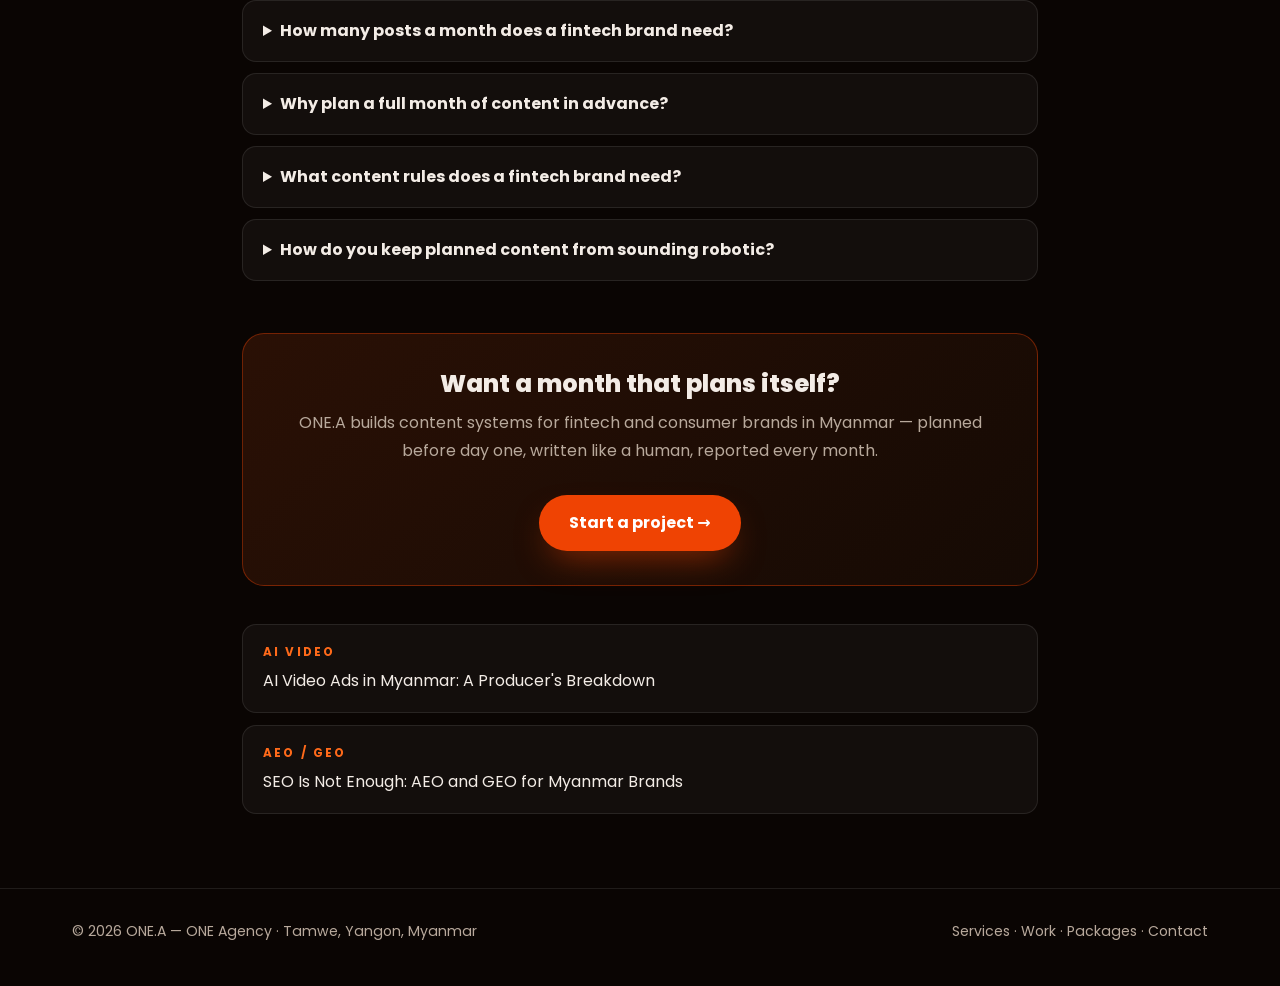
<file: insights/fintech-content-system-24-posts/index.html>
<!DOCTYPE html>
<html lang="en">
<head>
<meta charset="UTF-8">
<meta name="viewport" content="width=device-width, initial-scale=1.0">
<title>We Planned 24 Posts Before Day One: Inside a Fintech Content System | ONE.A</title>
<meta name="description" content="How ONE.A plans a full month of content for a Myanmar fintech brand before the month starts: six pillars, format discipline, trust guardrails and a cadence that survives real life. Inside the system behind a 24-post month.">
<link rel="canonical" href="https://mookie247.github.io/one-a-website/insights/fintech-content-system-24-posts/">
<link rel="icon" type="image/svg+xml" href="../../favicon.svg">
<meta name="theme-color" content="#0d0a07">
<meta property="og:type" content="article">
<meta property="og:site_name" content="ONE.A — ONE Agency">
<meta property="og:title" content="We Planned 24 Posts Before Day One: Inside a Fintech Content System">
<meta property="og:description" content="Six pillars, format discipline and trust guardrails — the system behind a full month of fintech content, planned before day one.">
<meta property="og:url" content="https://mookie247.github.io/one-a-website/insights/fintech-content-system-24-posts/">
<meta property="og:image" content="https://mookie247.github.io/one-a-website/og-image.jpg">
<meta name="twitter:card" content="summary_large_image">
<link rel="preconnect" href="https://fonts.googleapis.com">
<link rel="preconnect" href="https://fonts.gstatic.com" crossorigin>
<link href="https://fonts.googleapis.com/css2?family=Poppins:wght@400;500;600;700;800&family=Noto+Sans+Myanmar:wght@400;600;700&display=swap" rel="stylesheet">
<link rel="stylesheet" href="../article.css">
<script type="application/ld+json">
{"@context":"https://schema.org","@type":"Article","headline":"We Planned 24 Posts Before Day One: Inside a Fintech Content System","description":"How ONE.A plans a full month of content for a Myanmar fintech brand before the month starts: six pillars, format discipline, trust guardrails and a cadence that survives real life.","author":{"@type":"Organization","name":"ONE.A — ONE Agency","url":"https://mookie247.github.io/one-a-website/"},"publisher":{"@type":"Organization","name":"ONE.A — ONE Agency","logo":{"@type":"ImageObject","url":"https://mookie247.github.io/one-a-website/apple-touch-icon.png"}},"datePublished":"2026-10-22","dateModified":"2026-10-22","mainEntityOfPage":"https://mookie247.github.io/one-a-website/insights/fintech-content-system-24-posts/","image":"https://mookie247.github.io/one-a-website/og-image.jpg"}
</script>
<script type="application/ld+json">
{"@context":"https://schema.org","@type":"FAQPage","mainEntity":[
{"@type":"Question","name":"What is a content pillar system?","acceptedAnswer":{"@type":"Answer","text":"A content pillar system divides a brand's publishing into a small set of named themes — for our fintech work: product education, service features, brand trust, lifestyle, knowledge sharing and the flagship product line. Every post is assigned to one pillar before it is written, which guarantees variety, prevents repetition and makes a month of content plannable in advance."}},
{"@type":"Question","name":"How many posts a month does a fintech brand need?","acceptedAnswer":{"@type":"Answer","text":"Enough to stay present without going thin. For our Myanmar fintech client we plan 24 posts a month — roughly five to six a week across statics, carousels, albums and light motion. The right number depends on production capacity: a consistent 16 strong posts beat 30 rushed ones."}},
{"@type":"Question","name":"Why plan a full month of content in advance?","acceptedAnswer":{"@type":"Answer","text":"Because daily improvisation always loses to real life: approvals slip, campaigns land mid-month, festivals arrive. A month planned in advance — with pillars, formats and dates fixed — absorbs those shocks. The calendar flexes, but it never starts from a blank page."}},
{"@type":"Question","name":"What content rules does a fintech brand need?","acceptedAnswer":{"@type":"Answer","text":"Trust guardrails. Never guarantee speed you cannot prove, never claim absolute security, never imply a feature that does not exist, and verify every app flow against the current product before publishing. In fintech, one careless claim costs more trust than a month of good posts can rebuild."}},
{"@type":"Question","name":"How do you keep planned content from sounding robotic?","acceptedAnswer":{"@type":"Answer","text":"Plan the system, write like a human. The calendar fixes the topic, pillar and format — the caption is still written fresh, in natural Burmese, with a real person's rhythm. Systems give consistency; writers give warmth. A fintech page needs both."}}
]}
</script>
<script type="application/ld+json">
{"@context":"https://schema.org","@type":"BreadcrumbList","itemListElement":[{"@type":"ListItem","position":1,"name":"Home","item":"https://mookie247.github.io/one-a-website/"},{"@type":"ListItem","position":2,"name":"Insights","item":"https://mookie247.github.io/one-a-website/#insights"},{"@type":"ListItem","position":3,"name":"We Planned 24 Posts Before Day One: Inside a Fintech Content System"}]}
</script>
</head>
<body>
<header class="site"><div class="bar">
  <a class="brand" href="../../"><svg width="34" height="34" viewBox="0 0 100 100" role="img" aria-label="ONE.A logo mark"><circle cx="50" cy="50" r="48" fill="#EF4303"/><path d="M61 98 L61 25.6 L45 25.6 L45 41.4 L29.1 41.4 L29.1 57.3 L45 57.3 L45 98 Z" fill="#0a0503"/></svg><span>ONE.A<small>ONE AGENCY</small></span></a>
  <a class="backlink" href="../../#insights">← All insights</a>
</div></header>

<div class="wrap">
  <div class="hero">
    <span class="cat">Content Systems · Fintech</span>
    <h1>We Planned 24 Posts Before Day One: Inside a Fintech Content System</h1>
    <p class="standfirst">Most brand pages are run day to day — a post is briefed in the morning and published by night. For our fintech client in Myanmar, the whole month exists before it starts: 24 posts, six pillars, every format and date decided. This is the system, and why it works.</p>
    <div class="meta"><span>By ONE.A — ONE Agency</span><span>22 October 2026</span><span>7 min read</span></div>
  </div>

  <article>
    <div class="tldr">
      <strong>Quick answer</strong>
      <p>A fintech content system plans a full month in advance around <b>six pillars</b> — flagship product, brand awareness, service features, lifestyle, knowledge sharing and brand trust. Each of the 24 monthly posts is assigned a pillar, a format (static, carousel, album or light motion) and a date before writing begins. The system guarantees variety and trust-safety; the writing stays human. That combination — planned like a bank, written like a person — is what a money brand's page needs.</p>
    </div>

    <h2>The problem with day-to-day posting</h2>
    <p>Improvised content has a pattern, and it is not a good one. Monday's post is whatever the team remembered. Wednesday's is a reaction to a competitor. Friday's is a festival greeting someone almost forgot. Nothing is wrong with any single post — but across a month, the page drifts: too many promotions, no education, trust content missing entirely, and every campaign landing as a surprise that pushes three other posts aside.</p>
    <p>For a lifestyle brand, drift is a style problem. For a fintech brand — an app asking people to trust it with their salary — drift is a credibility problem. The fix is not more posts. It is a system.</p>

    <h2>Six pillars, fixed before anything is written</h2>
    <p>Every post in the month belongs to exactly one pillar:</p>
    <table>
      <tr><th>Pillar</th><th>Its job</th><th>Typical formats</th></tr>
      <tr><td><b>Flagship product</b></td><td>Build one hero feature into a household name</td><td>Statics, light motion, stories from real use</td></tr>
      <tr><td><b>Service features</b></td><td>Show exactly what the app does, one feature at a time</td><td>Screen recordings, step carousels, albums</td></tr>
      <tr><td><b>Brand trust</b></td><td>Prove the brand is safe, real and accountable</td><td>Safety checklists, quizzes with pinned answers</td></tr>
      <tr><td><b>Knowledge sharing</b></td><td>Teach money skills the audience actually needs</td><td>Carousel explainers, short statics</td></tr>
      <tr><td><b>Brand awareness</b></td><td>Be remembered — play, seasonality, participation</td><td>Riddles, festival content, engagement posts</td></tr>
      <tr><td><b>Life-style</b></td><td>Meet the audience inside their real month — payday, bills, family</td><td>Relatable statics, albums, light motion</td></tr>
    </table>
    <p>The pillars do quiet, essential work. They force variety (no month becomes twelve promotions in a trench coat), they protect trust content from being crowded out by campaigns, and they make gaps visible in planning instead of in public.</p>

    <h2>Format discipline: light production, heavy consistency</h2>
    <p>The second decision is format, and here the system is deliberately strict: statics, carousels, albums and simple screen recordings — no heavy motion production. That is not a limitation; it is a trade made on purpose. A fintech page wins on clarity and cadence, not spectacle. A clean carousel that explains cash-out in five swipes teaches more than a cinematic video nobody finishes.</p>
    <p>Format discipline also makes the month producible. When every post is a static or a carousel, one team can design, write and schedule 24 posts without a shoot day, a studio or a rendering queue — and the calendar survives a sick day, a power cut or a last-minute campaign.</p>
    <div class="callout"><p><b>The cadence rule:</b> a consistent month of clear posts beats a spectacular week followed by silence. Trust compounds at a steady rhythm.</p></div>

    <h2>Trust guardrails: the rules nobody sees</h2>
    <p>Fintech content carries risks other categories don't. So the system includes writing rules that apply to every caption, every time:</p>
    <ul>
      <li><b>No unprovable speed claims.</b> If we cannot demonstrate it, we do not promise it.</li>
      <li><b>No absolute security language.</b> We describe the safeguards that exist — PIN, face verification, OTP — and never guarantee outcomes.</li>
      <li><b>No implied features.</b> If the app does not do it today, the content does not suggest it does.</li>
      <li><b>Verify the flow before you publish it.</b> Every how-to post is checked against the current app, screen by screen. Interfaces change; yesterday's screenshot is a liability.</li>
    </ul>
    <p>These rules occasionally kill a punchy headline. That is their job. In fintech, one careless claim costs more trust than a month of good posts can rebuild.</p>

    <h2>Plan the system, write like a human</h2>
    <p>A calendar this structured has one obvious risk: content that reads like it was assembled by the system itself. The defence is a division of labour. The calendar fixes <i>what</i> and <i>when</i> — topic, pillar, format, date. It never fixes the words. Captions are written fresh, in natural Burmese, opening with a human thought rather than a template, and allowed to be warm, funny or quiet as the topic deserves.</p>
    <p>That is the whole philosophy in one line: <b>plan like a bank, write like a person.</b> The month starts fully built, survives contact with reality, and still sounds like someone you'd trust with your salary — because on the other side of the screen, that is exactly the decision being made.</p>
    <h2>Frequently asked questions</h2>
    <div class="faq">
      <details><summary>What is a content pillar system?</summary><p>A content pillar system divides a brand's publishing into a small set of named themes — for our fintech work: product education, service features, brand trust, lifestyle, knowledge sharing and the flagship product line. Every post is assigned to one pillar before it is written, which guarantees variety, prevents repetition and makes a month of content plannable in advance.</p></details>
      <details><summary>How many posts a month does a fintech brand need?</summary><p>Enough to stay present without going thin. For our Myanmar fintech client we plan 24 posts a month — roughly five to six a week across statics, carousels, albums and light motion. The right number depends on production capacity: a consistent 16 strong posts beat 30 rushed ones.</p></details>
      <details><summary>Why plan a full month of content in advance?</summary><p>Because daily improvisation always loses to real life: approvals slip, campaigns land mid-month, festivals arrive. A month planned in advance — with pillars, formats and dates fixed — absorbs those shocks. The calendar flexes, but it never starts from a blank page.</p></details>
      <details><summary>What content rules does a fintech brand need?</summary><p>Trust guardrails. Never guarantee speed you cannot prove, never claim absolute security, never imply a feature that does not exist, and verify every app flow against the current product before publishing. In fintech, one careless claim costs more trust than a month of good posts can rebuild.</p></details>
      <details><summary>How do you keep planned content from sounding robotic?</summary><p>Plan the system, write like a human. The calendar fixes the topic, pillar and format — the caption is still written fresh, in natural Burmese, with a real person's rhythm. Systems give consistency; writers give warmth. A fintech page needs both.</p></details>
    </div>

    <div class="cta">
      <h2>Want a month that plans itself?</h2>
      <p>ONE.A builds content systems for fintech and consumer brands in Myanmar — planned before day one, written like a human, reported every month.</p>
      <a class="btn" href="../../#contact">Start a project →</a>
    </div>

    <div class="more">
      <a href="../ai-video-ads-myanmar-producers-breakdown/"><span>AI Video</span>AI Video Ads in Myanmar: A Producer's Breakdown</a>
      <a href="../aeo-geo-myanmar-brands/"><span>AEO / GEO</span>SEO Is Not Enough: AEO and GEO for Myanmar Brands</a>
    </div>
  </article>
</div>
<footer class="site"><div class="wrap"><span>&copy; 2026 ONE.A &mdash; ONE Agency &middot; Tamwe, Yangon, Myanmar</span><span><a href="../../#services">Services</a> &middot; <a href="../../#work">Work</a> &middot; <a href="../../#packages">Packages</a> &middot; <a href="../../#contact">Contact</a></span></div></footer>
</body>
</html>
</file>
<file: insights/article.css>
/* ONE.A article pages — shared styles, matches the main site identity */
*{margin:0;padding:0;box-sizing:border-box}
:root{
  --bg:#0a0503; --panel:rgba(255,255,255,.04); --line:rgba(255,255,255,.09);
  --ink:#f3ece6; --muted:#b8a99c; --accent:#EF4303; --accent2:#ff6a1a;
}
html{scroll-behavior:smooth}
body{background:var(--bg);color:var(--ink);font-family:'Poppins','Noto Sans Myanmar',system-ui,sans-serif;line-height:1.75;-webkit-font-smoothing:antialiased}
a{color:var(--accent2)}
.wrap{max-width:840px;margin:0 auto;padding:0 22px}
header.site{position:sticky;top:0;z-index:50;background:rgba(10,5,3,.86);backdrop-filter:blur(12px);border-bottom:1px solid var(--line)}
header.site .bar{max-width:1180px;margin:0 auto;padding:14px 22px;display:flex;align-items:center;justify-content:space-between}
.brand{display:flex;align-items:center;gap:11px;text-decoration:none;color:var(--ink);font-weight:800;letter-spacing:.14em}
.brand small{display:block;font-size:.58rem;letter-spacing:.34em;color:var(--muted);font-weight:600}
.backlink{color:var(--muted);text-decoration:none;font-size:.86rem;font-weight:600}
.backlink:hover{color:var(--ink)}
.hero{padding:64px 0 8px}
.cat{display:inline-block;font-size:.72rem;font-weight:700;letter-spacing:.22em;text-transform:uppercase;color:var(--accent2);border:1px solid rgba(239,67,3,.45);padding:6px 13px;border-radius:999px;margin-bottom:22px}
h1{font-size:clamp(1.9rem,4.6vw,2.9rem);line-height:1.18;font-weight:800;letter-spacing:-.01em}
.standfirst{margin-top:18px;font-size:1.13rem;color:var(--muted);line-height:1.65}
.meta{margin-top:20px;font-size:.85rem;color:var(--muted);display:flex;gap:18px;flex-wrap:wrap}
article{padding:26px 0 10px}
.tldr{background:linear-gradient(160deg,rgba(239,67,3,.14),rgba(239,67,3,.05));border:1px solid rgba(239,67,3,.4);border-radius:18px;padding:24px 26px;margin:18px 0 34px}
.tldr strong{display:block;font-size:.74rem;letter-spacing:.24em;text-transform:uppercase;color:var(--accent2);margin-bottom:9px}
.tldr p{font-size:1.02rem;line-height:1.7}
h2{font-size:1.52rem;font-weight:800;line-height:1.3;margin:42px 0 13px}
h3{font-size:1.14rem;font-weight:700;margin:28px 0 8px}
p{margin:0 0 16px;color:#e9e0d6}
ul,ol{margin:0 0 18px 22px;color:#e9e0d6}
li{margin-bottom:8px}
.callout{border-left:3px solid var(--accent);background:var(--panel);border-radius:0 14px 14px 0;padding:17px 21px;margin:24px 0;font-size:1.03rem}
.callout p{margin:0}
table{width:100%;border-collapse:collapse;margin:20px 0 26px;font-size:.95rem}
th,td{border:1px solid var(--line);padding:11px 13px;text-align:left;vertical-align:top}
th{background:rgba(239,67,3,.12);font-weight:700}
.faq{margin-top:14px}
.faq details{background:var(--panel);border:1px solid var(--line);border-radius:14px;padding:16px 20px;margin-bottom:11px}
.faq summary{cursor:pointer;font-weight:700;font-size:1.0rem}
.faq details p{margin:11px 0 2px;color:var(--muted)}
.cta{margin:52px 0 8px;background:linear-gradient(135deg,#2a1005,#150a04);border:1px solid rgba(239,67,3,.4);border-radius:22px;padding:34px 30px;text-align:center}
.cta h2{margin:0 0 10px}
.cta p{color:var(--muted)}
.btn{display:inline-block;margin-top:14px;background:var(--accent);color:#fff;text-decoration:none;font-weight:700;padding:14px 30px;border-radius:999px;box-shadow:0 16px 34px -12px rgba(239,67,3,.55)}
.more{margin:38px 0 0;display:grid;gap:12px}
.more a{display:block;background:var(--panel);border:1px solid var(--line);border-radius:14px;padding:17px 20px;text-decoration:none;color:var(--ink)}
.more a span{display:block;font-size:.74rem;letter-spacing:.18em;text-transform:uppercase;color:var(--accent2);font-weight:700;margin-bottom:4px}
.more a:hover{border-color:rgba(239,67,3,.5)}
footer.site{border-top:1px solid var(--line);margin-top:64px;padding:30px 0 42px;color:var(--muted);font-size:.88rem}
footer.site .wrap{display:flex;justify-content:space-between;gap:16px;flex-wrap:wrap;max-width:1180px}
footer.site a{color:var(--muted);text-decoration:none}
footer.site a:hover{color:var(--ink)}
@media (max-width:560px){ .hero{padding-top:44px} .tldr,.cta{padding:22px 19px} }
</file>
